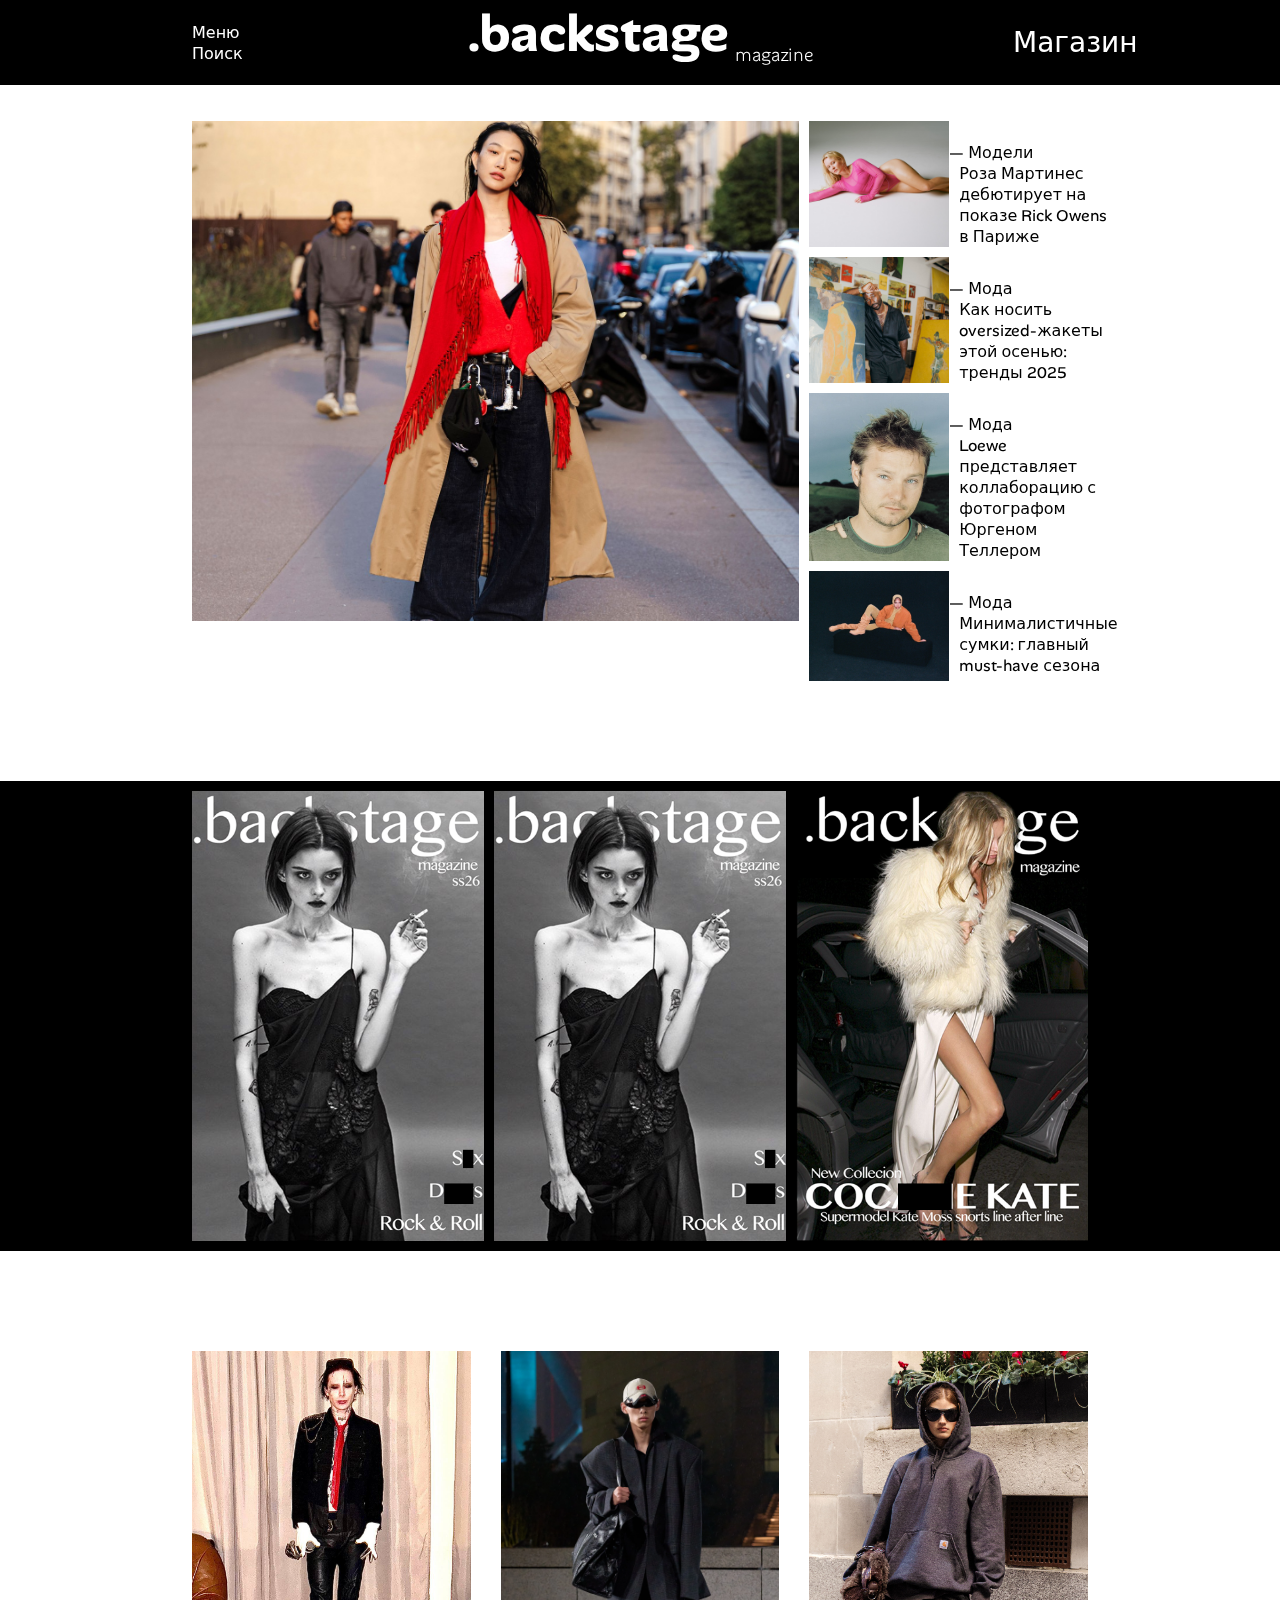
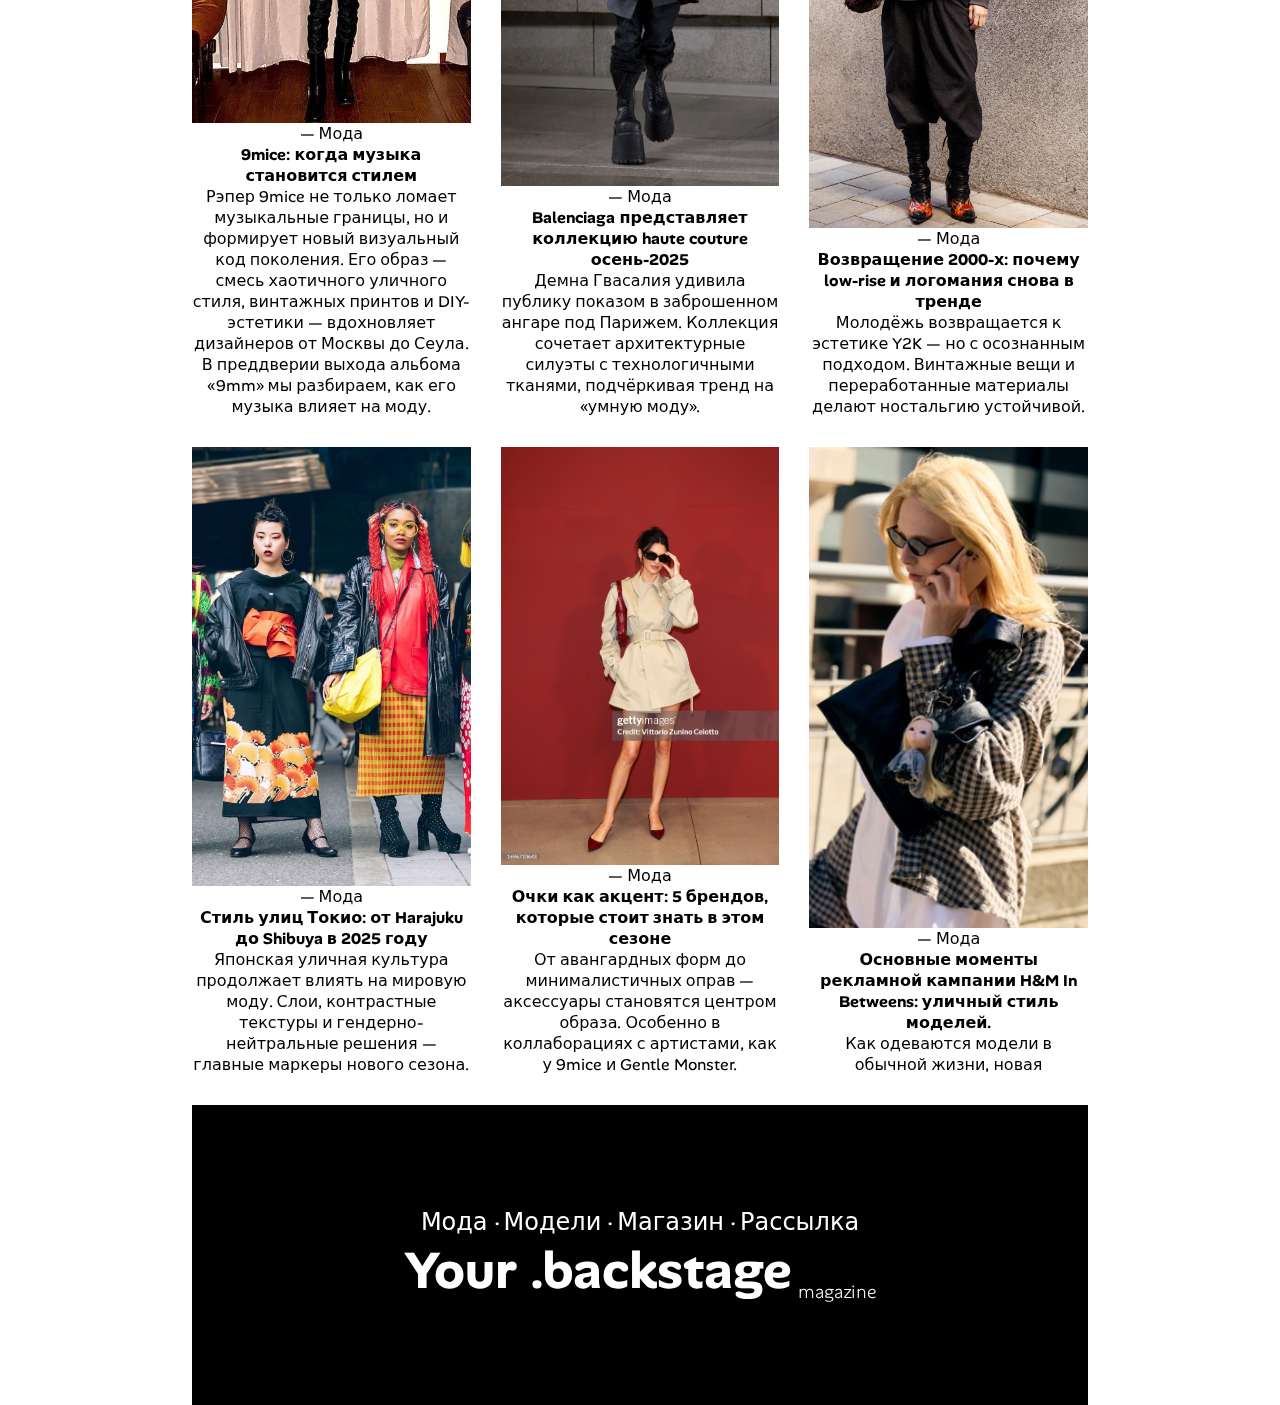
<file: index.html>
<!DOCTYPE html>
<html lang="ru">
<head>
	<meta charset="UTF-8">
	<meta name="viewport" content="width=device-width, initial-scale=1.0">
	<title>.backstage</title>
	<link rel="stylesheet" href="assets/css/config.css">
	<link rel="stylesheet" href="assets/css/index.css">
	<link rel="preconnect" href="https://fonts.googleapis.com">
	<link rel="preconnect" href="https://fonts.gstatic.com" crossorigin>
	<link href="https://fonts.googleapis.com/css2?family=Alan+Sans:wght@300..900&display=swap" rel="stylesheet">
</head>
<body>

	<div class="background_nav"></div>
	<div class="main_menu" id="main_menu">
		<div class="main_menu_content">
			<a href="index.html"><button class="menu-item">.Новости</button></a>
			<a href="fashion.html"><button class="menu-item">.Мода</button></a>
			<a href="models.html"><button class="menu-item">.Модели</button></a>
			<a href="shop.html"><button class="menu-item">.Магазин</button></a>
			<a href="mailing.html"><button class="menu-item">.Рассылка</button></a>
		</div>
	</div>
	<div class="search_menu" id="search_menu">
		<div class="search_content">
			<h1 class="logo search-logo">.backstage <span class="logo-slogan">magazine</span></h1>
			<form class="search-form">
				<input type="search" name="search" placeholder="Поиск в .backstage-magazine" autofocus>
			</form>
		</div>
	</div>
	<nav id="nav">
		<div class="nav_left">
			<button onclick="openMainMenu()">Меню</button>
			<button onclick="openSearchMenu()">Поиск</button>
		</div>
		<div class="nav_center">
			<h1 class="logo">.backstage <p class="logo-slogan">magazine</p></h1>
		</div>
		<div class="nav_right">
			<a href="shop.html">
				<button>Магазин</button>
			</a>
		</div>
	</nav>

	<div class="content">
		<br>
		<div class="content_main_page">
			<div class="content_main_page_center_photo">
				<a href="#">
					<img src="assets/img/PFW-HP-.jpg" alt="Главный тренд недели">
				</a>
			</div>
			<div class="content_main_page_last_photos">
				<div class="photo_item">
					<a href="#">
						<img src="assets/img/main_rose_brianna_capozzi_2.jpg" alt="Роза на подиуме">
						<div class="content_main_page_last_photos_desc">
							<p class="content_main_page_last_photos_tag"> — Модели</p>
							<a href="#" class="photo-caption">Роза Мартинес дебютирует на показе Rick Owens в Париже</a>
						</div>
					</a>
				</div>
				
				<div class="photo_item">
					<a href="#">
						<img src="assets/img/lnkoth-3.jpg" alt="Уличный стиль">
						<div class="content_main_page_last_photos_desc">
							<p class="content_main_page_last_photos_tag"> — Мода</p>
							<a href="#" class="photo-caption">Как носить oversized-жакеты этой осенью: тренды 2025</a>
						</div>
					</a>
				</div>
				<div class="photo_item">
					<a href="#">
						<img src="assets/img/juergen_teller_-_by_leeta_harding.jpg" alt="Фотосессия">
						<div class="content_main_page_last_photos_desc">
							<p class="content_main_page_last_photos_tag"> — Мода</p>
							<a href="#" class="photo-caption">Loewe представляет коллаборацию с фотографом Юргеном Теллером</a>
						</div>
					</a>
				</div>
				<div class="photo_item">
					<a href="#">
						<img src="assets/img/6_large.jpeg" alt="Аксессуары">
						<div class="content_main_page_last_photos_desc">
							<p class="content_main_page_last_photos_tag"> — Мода</p>
							<a href="#" class="photo-caption">Минималистичные сумки: главный must-have сезона</a>
						</div>
					</a>
				</div>				
			</div>
		</div>
	</div>

	<div class="optional_page_shop">
		<div class="optional_page_shop_cont_items">
			<a href="shop.html">
				<div class="optional_page_shop_item">
					<img src="assets/img/Group23.png" alt="Товар 1">
				</div>
			</a>
			<a href="shop.html">
				<div class="optional_page_shop_item">
					<img src="assets/img/Group23.png" alt="Товар 2">
				</div>
			</a>
			<a href="shop.html">
				<div class="optional_page_shop_item">
					<img src="assets/img/Group24.png" alt="Товар 3">
				</div>
			</a>
		</div>
	</div>

	<div class="content">
		<div class="content_two_page">
			<a href="article.html">
				<div class="content_two_page_block">
					<img src="assets/img/photo_2025-12-01_21-20-34.jpg" alt="9mice на обложке">
					<p>— Мода</p>
					<strong>9mice: когда музыка становится стилем</strong>
					<p>Рэпер 9mice не только ломает музыкальные границы, но и формирует новый визуальный код поколения. Его образ — смесь хаотичного уличного стиля, винтажных принтов и DIY-эстетики — вдохновляет дизайнеров от Москвы до Сеула. В преддверии выхода альбома «9mm» мы разбираем, как его музыка влияет на моду.</p>
				</div>
			</a>

			<div class="content_two_page_block">
				<img src="assets/img/00006-balenciaga-resort-2025-credit-gorunway.webp" alt="Показ Balenciaga">
				<p>— Мода</p>
				<strong>Balenciaga представляет коллекцию haute couture осень-2025</strong>
				<p>Демна Гвасалия удивила публику показом в заброшенном ангаре под Парижем. Коллекция сочетает архитектурные силуэты с технологичными тканями, подчёркивая тренд на «умную моду».</p>
			</div>

			<div class="content_two_page_block">
				<img src="assets/img/LFW-mobile-street-style-.jpg" alt="Винтаж">
				<p>— Мода</p>
				<strong>Возвращение 2000-х: почему low-rise и логомания снова в тренде</strong>
				<p>Молодёжь возвращается к эстетике Y2K — но с осознанным подходом. Винтажные вещи и переработанные материалы делают ностальгию устойчивой.</p>
			</div>

			<div class="content_two_page_block">
				<img src="assets/img/tokyo-fashion-vogue.webp" alt="Уличная мода">
				<p>— Мода</p>
				<strong>Стиль улиц Токио: от Harajuku до Shibuya в 2025 году</strong>
				<p>Японская уличная культура продолжает влиять на мировую моду. Слои, контрастные текстуры и гендерно-нейтральные решения — главные маркеры нового сезона.</p>
			</div>

			<div class="content_two_page_block">
				<img src="assets/img/gettyimages-1696710643-2048x2048.jpg" alt="Аксессуары">
				<p>— Мода</p>
				<strong>Очки как акцент: 5 брендов, которые стоит знать в этом сезоне</strong>
				<p>От авангардных форм до минималистичных оправ — аксессуары становятся центром образа. Особенно в коллаборациях с артистами, как у 9mice и Gentle Monster.</p>
			</div>

			<div class="content_two_page_block">
				<img src="assets/img/alex-hm.jpg" alt="Эко-мода">
				<p>— Мода</p>
				<strong>Основные моменты рекламной кампании H&M In Betweens: уличный стиль моделей.</strong>
				<p>Как одеваются модели в обычной жизни, новая </p>
			</div>		
		</div>
		<footer>
			<div>
				<a href="fashion.html">Мода ·</a>
				<a href="models.html">Модели ·</a>
				<a href="shop.html">Магазин ·</a>
				<a href="mailing.html">Рассылка</a>
			</div>
			<h2 class="logo">Your .backstage <p class="logo-slogan">magazine</p></h2>
		</footer>
	</div>

	<button id="scrollToTop" class="scroll-to-top" aria-label="Наверх">
	↑
	</button>

	<script src="assets/js/liquid-glass-nav.js"></script> 
	<script src="assets/js/index.js"></script>
</body>
</html>
</file>
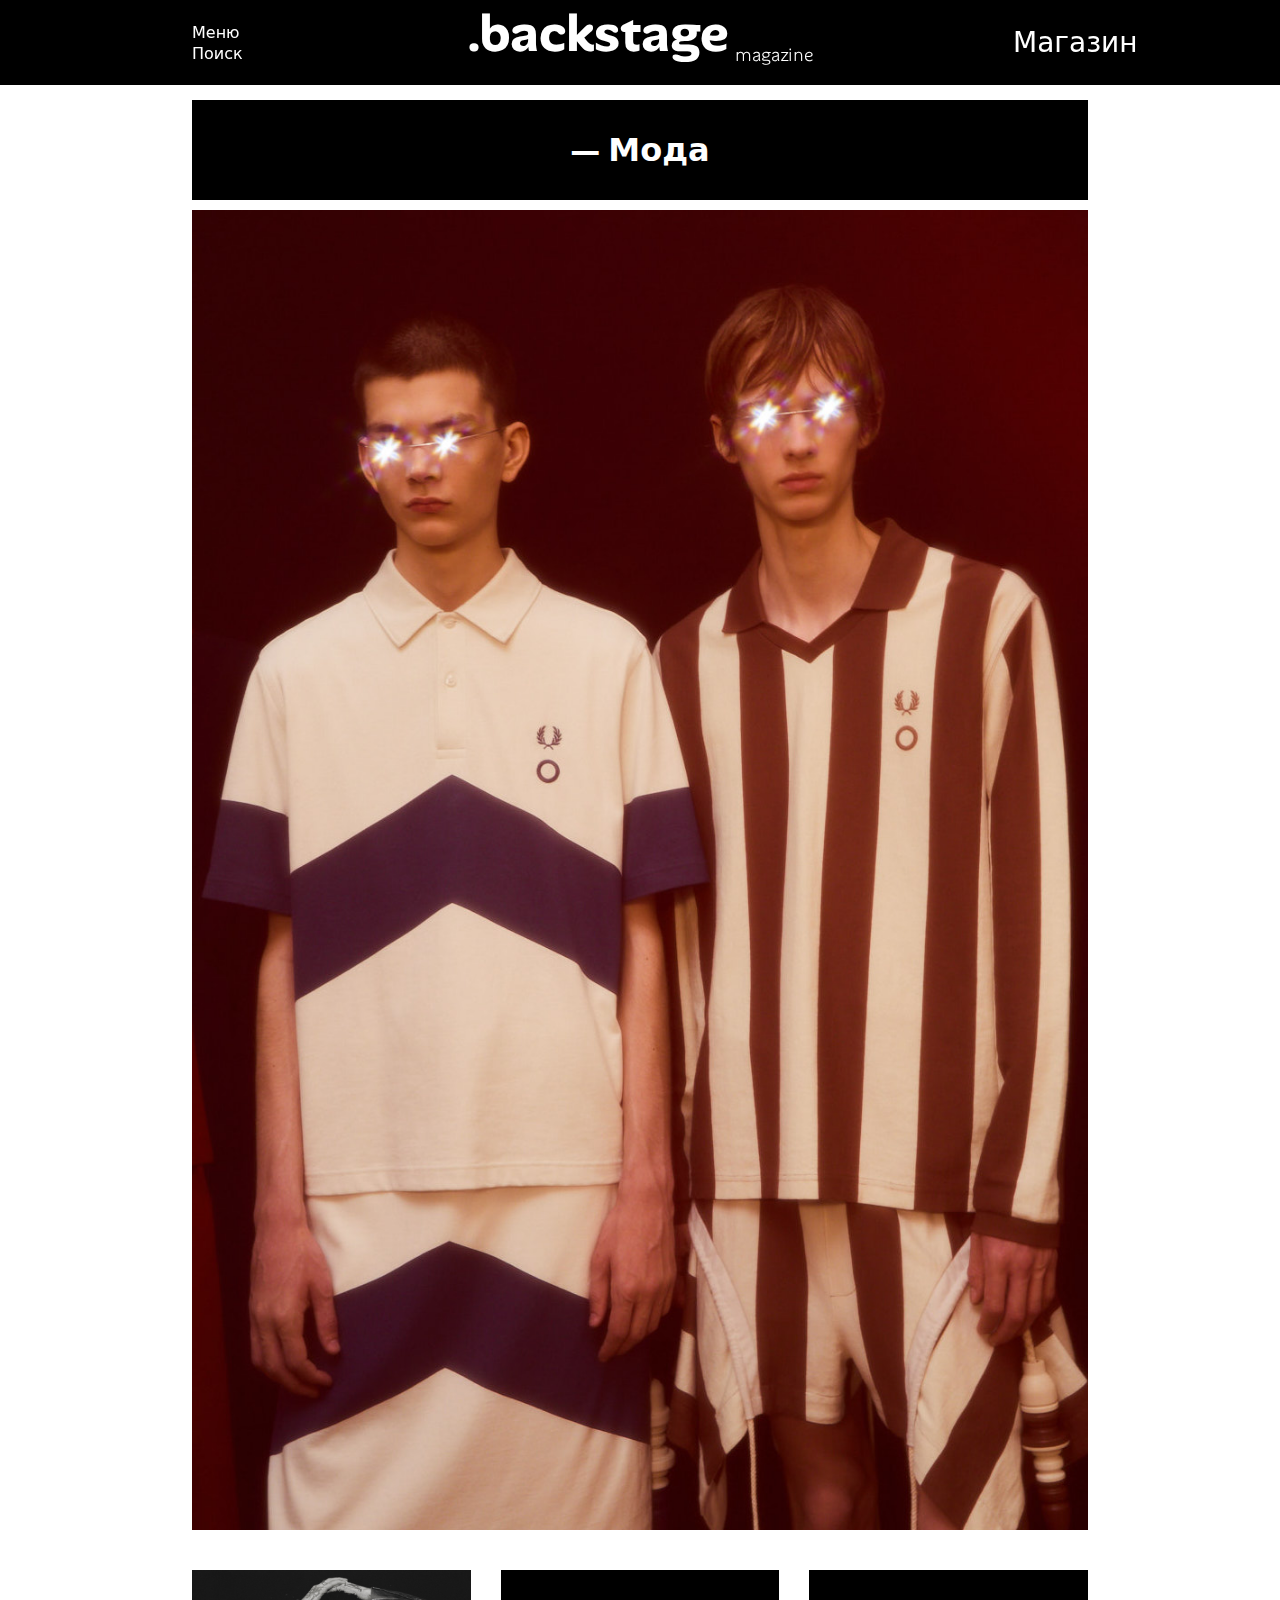
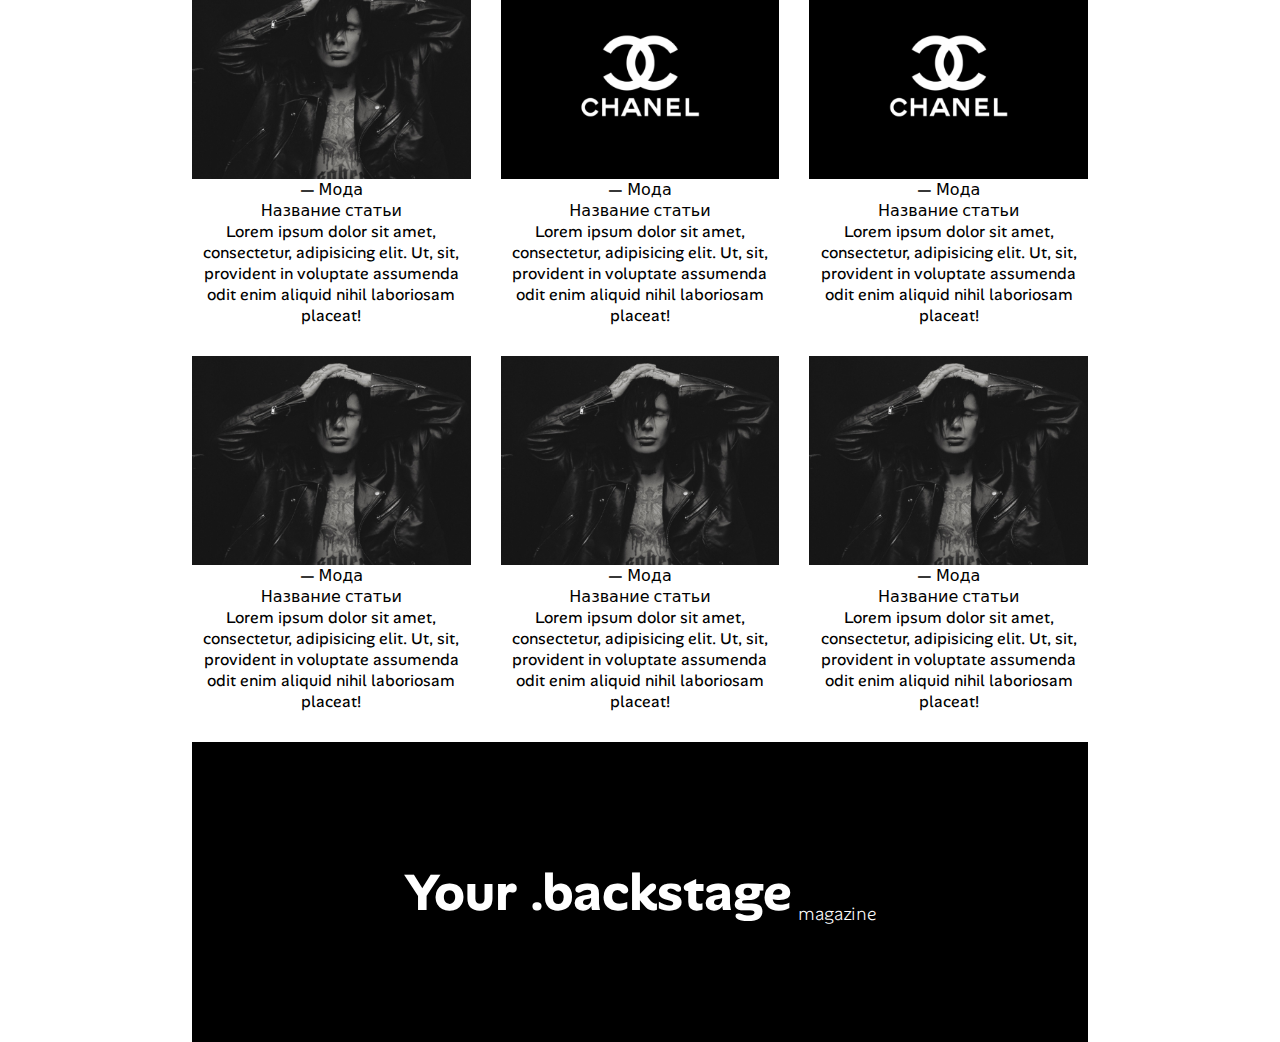
<file: fashion.html>
<!DOCTYPE html>
<html lang="en">
<head>
	<meta charset="UTF-8">
	<meta name="viewport" content="width=device-width, initial-scale=1.0">
	<title>.backstage</title>
	<link rel="stylesheet" href="assets/css/config.css">
	<link rel="stylesheet" href="assets/css/index.css">
	<link rel="stylesheet" href="assets/css/fashion.css">
	<link rel="preconnect" href="https://fonts.googleapis.com">
	<link rel="preconnect" href="https://fonts.gstatic.com" crossorigin>
	<link href="https://fonts.googleapis.com/css2?family=Alan+Sans:wght@300..900&display=swap" rel="stylesheet">
</head>
<body>
	<div class="background_nav"></div>
	<div class="main_menu" id="main_menu">
		<div class="main_menu_content">
			<a href="index.html"><button class="menu-item">.Новости</button></a>
			<a href="fashion.html"><button class="menu-item">.Мода</button></a>
			<a href="models.html"><button class="menu-item">.Модели</button></a>
			<a href="shop.html"><button class="menu-item">.Магазин</button></a>
			<a href="mailing.html"><button class="menu-item">.Рассылка</button></a>
		</div>
	</div>
	<div class="search_menu" id="search_menu">
		<div class="search_content">
			<h1 class="logo search-logo">.backstage <span class="logo-slogan">magazine</span></h1>
			<form class="search-form">
				<input type="search" name="search" placeholder="Поиск по .backstage-magazine" autofocus>
			</form>
		</div>
	</div>
	<nav id="nav">
		<div class="nav_left">
			<button onclick="openMainMenu()">Меню</button>
			<button onclick="openSearchMenu()">Поиск</button>
		</div>
		<div class="nav_center">
			<h1 class="logo">.backstage <p class="logo-slogan">magazine</p></h1>
		</div>
		<div class="nav_right">
			<a href="shop.html">
				<button>Магазин</button>
			</a>
		</div>
	</nav>

	<div class="content">
		<div class="content_fashion_title">
			<h2>— Мода</h2>
		</div>
		<div class="content_main_page">
			<div class="content_main_page_fashion">
				<img src="assets/img/033._craig_green_ss26_-_photo_credit_amy_gwatkin.jpg" alt="Коллекция Крейга Грина, весна-лето 2026">
			</div>
		</div>

		<div class="content_two_page">
			<a href="article.html">
				<div class="content_two_page_block">
					<img src="assets/img/9mice217234x5_dust_and_blur_2.jpeg" alt="Съёмка 9mice">
					<p>— Мода</p>
					<p>Название статьи</p>
					<p>Lorem ipsum dolor sit amet, consectetur, adipisicing elit. Ut, sit, provident in voluptate assumenda odit enim aliquid nihil laboriosam placeat!</p>
				</div>
			</a>
			<div class="content_two_page_block">
				<img src="assets/img/ce7646a74c54cecf1c05442c71f02147_XL.jpg" alt="Модная съёмка">
				<p>— Мода</p>
				<p>Название статьи</p>
				<p>Lorem ipsum dolor sit amet, consectetur, adipisicing elit. Ut, sit, provident in voluptate assumenda odit enim aliquid nihil laboriosam placeat!</p>
			</div>

			<div class="content_two_page_block">
				<img src="assets/img/ce7646a74c54cecf1c05442c71f02147_XL.jpg" alt="Модная съёмка">
				<p>— Мода</p>
				<p>Название статьи</p>
				<p>Lorem ipsum dolor sit amet, consectetur, adipisicing elit. Ut, sit, provident in voluptate assumenda odit enim aliquid nihil laboriosam placeat!</p>
			</div>

			<div class="content_two_page_block">
				<img src="assets/img/9mice217234x5_dust_and_blur_2.jpeg" alt="Съёмка 9mice">
				<p>— Мода</p>
				<p>Название статьи</p>
				<p>Lorem ipsum dolor sit amet, consectetur, adipisicing elit. Ut, sit, provident in voluptate assumenda odit enim aliquid nihil laboriosam placeat!</p>
			</div>

			<div class="content_two_page_block">
				<img src="assets/img/9mice217234x5_dust_and_blur_2.jpeg" alt="Съёмка 9mice">
				<p>— Мода</p>
				<p>Название статьи</p>
				<p>Lorem ipsum dolor sit amet, consectetur, adipisicing elit. Ut, sit, provident in voluptate assumenda odit enim aliquid nihil laboriosam placeat!</p>
			</div>

			<div class="content_two_page_block">
				<img src="assets/img/9mice217234x5_dust_and_blur_2.jpeg" alt="Съёмка 9mice">
				<p>— Мода</p>
				<p>Название статьи</p>
				<p>Lorem ipsum dolor sit amet, consectetur, adipisicing elit. Ut, sit, provident in voluptate assumenda odit enim aliquid nihil laboriosam placeat!</p>
			</div>		
		</div>
		<footer>
			<h2 class="logo">Your .backstage <p class="logo-slogan">magazine</p></h2>
		</footer>
	</div>

	<button id="scrollToTop" class="scroll-to-top" aria-label="Наверх">
		↑
	</button>
	<script src="assets/js/index.js"></script>
</body>
</html>
</file>
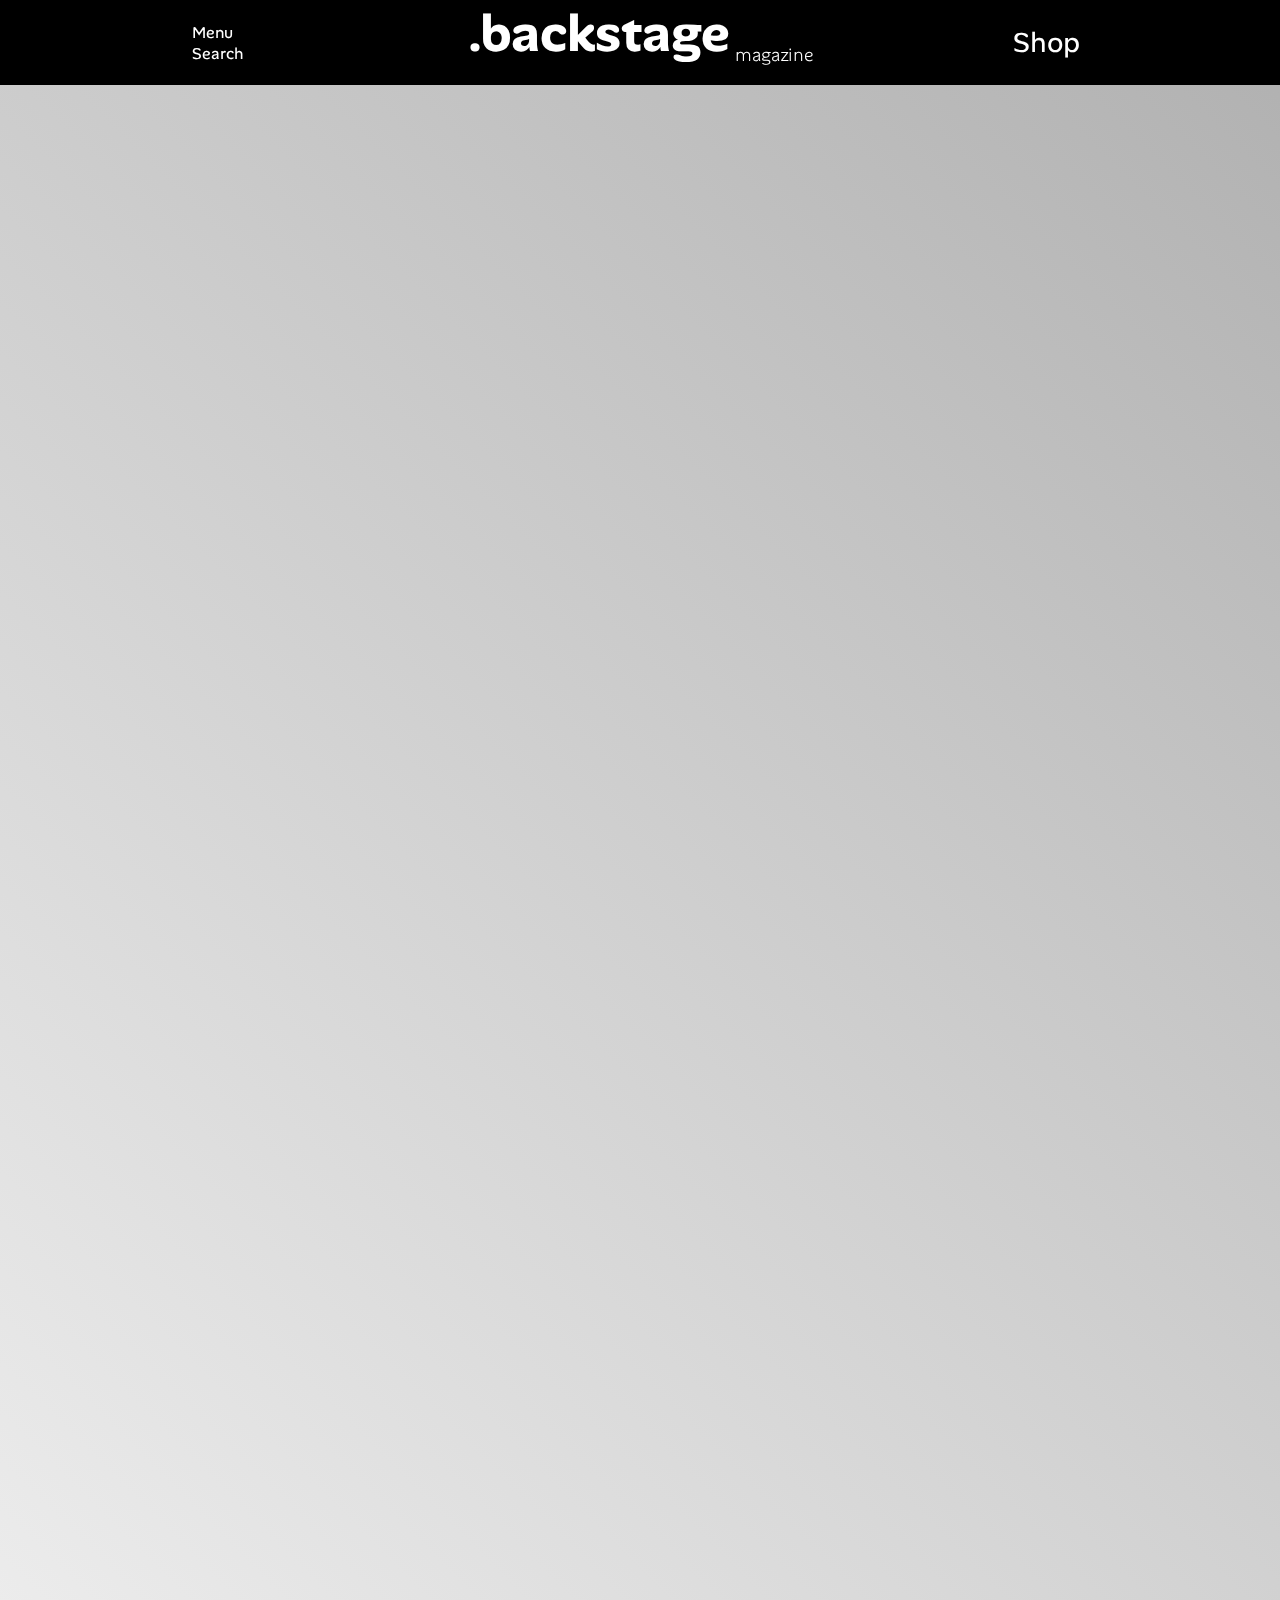
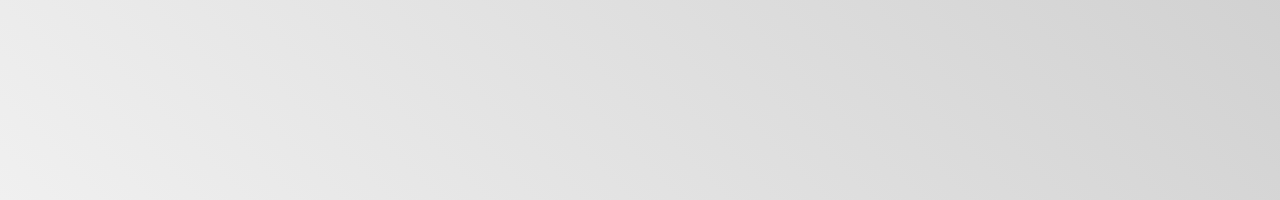
<file: glass.html>
<!DOCTYPE html>
<html lang="en">
<head>
    <meta charset="UTF-8">
    <meta name="viewport" content="width=device-width, initial-scale=1.0">
    <title>Liquid Glass Nav Test</title>
    <!-- Подключаем ваш основной CSS -->
    <link rel="stylesheet" href="assets/css/config.css">
    <link rel="stylesheet" href="assets/css/index.css">
    <link rel="preconnect" href="https://fonts.googleapis.com">
    <link rel="preconnect" href="https://fonts.gstatic.com" crossorigin>
    <link href="https://fonts.googleapis.com/css2?family=Alan+Sans:wght@300..900&display=swap" rel="stylesheet">
    <style>
        /* Дополнительные стили для тестирования, не влияющие на основной CSS */
        body {
            margin: 0;
            padding: 0;
            /* Добавим фон для демонстрации эффекта */
            background: linear-gradient(45deg, #f0f0f0, #d0d0d0, #b0b0b0);
            height: 200vh; /* Добавим высоту для скролла */
        }
        /* Копируем стили nav из вашего CSS */
        .background_nav{
            width: 100%;
            height: 85px;
            top: 0;
            background-color: black;
            position: absolute;
        }
        nav{
            width: 100%;
            height: 85px;
            /* Убираем старый backdrop-filter */
            /* backdrop-filter: blur(5px); */
            top: 0;
            display: flex;
            justify-content: center;
            align-items: center;
            position: fixed;
            z-index: 999;
            /* Убираем background-color для эффекта */
            background-color: transparent;
        }
        .nav_left{
            width: 10%;
            height: 100%;
            display: flex;
            justify-content: center;
            flex-direction: column;
        }
        .nav_left button{
            color: white;
            background-color: transparent;
            border: none;
            width: 100px;
            text-align: unset;
            transition: 0.3s;
            cursor: pointer;
        }
        .nav_center{
            width: 50%;
            height: 100%;
        }
        .nav_right{
            width: 10%;
            height: 100%;
            display: flex;
            justify-content: end;
            align-items: center;
        }
        .nav_right button{
            color: white;
            background-color: transparent;
            border: none;
            width: 70px;
            text-align: unset;
            transition: 0.3s;
            cursor: pointer;
            font-size: 28px;
            margin-right: 5px;
            transition: 0.3s;
        }
        .logo{
            color: white;
            font-size: 52px;
            display: flex;
            justify-content: center;
            align-items: end;
        }
        .logo-slogan{
            color: white;
            font-size: 18px;
            margin-left: 5px;
        }
        /* Классы для переключения цвета текста */
        .logo,
        .logo-slogan,
        nav button {
            color: white; /* Базовый цвет */
            transition: color 0.3s ease; /* Плавный переход */
        }
        .logo.contrast-dark,
        .logo-slogan.contrast-dark,
        nav button.contrast-dark {
            color: black !important;
        }
        .logo.contrast-light,
        .logo-slogan.contrast-light,
        nav button.contrast-light {
            color: white !important;
        }
    </style>
</head>
<body>
    <div class="background_nav"></div>
    <nav id="nav">
        <div class="nav_left">
            <button>Menu</button>
            <button>Search</button>
        </div>
        <div class="nav_center">
            <h1 class="logo">.backstage <p class="logo-slogan">magazine</p></h1>
        </div>
        <div class="nav_right">
            <button>Shop</button>
        </div>
    </nav>

    <!-- Скрипт для Liquid Glass -->
    <script src="assets/js/liquid-glass-nav.js"></script> <!-- Подключаем новый JS -->
</body>
</html>
</file>
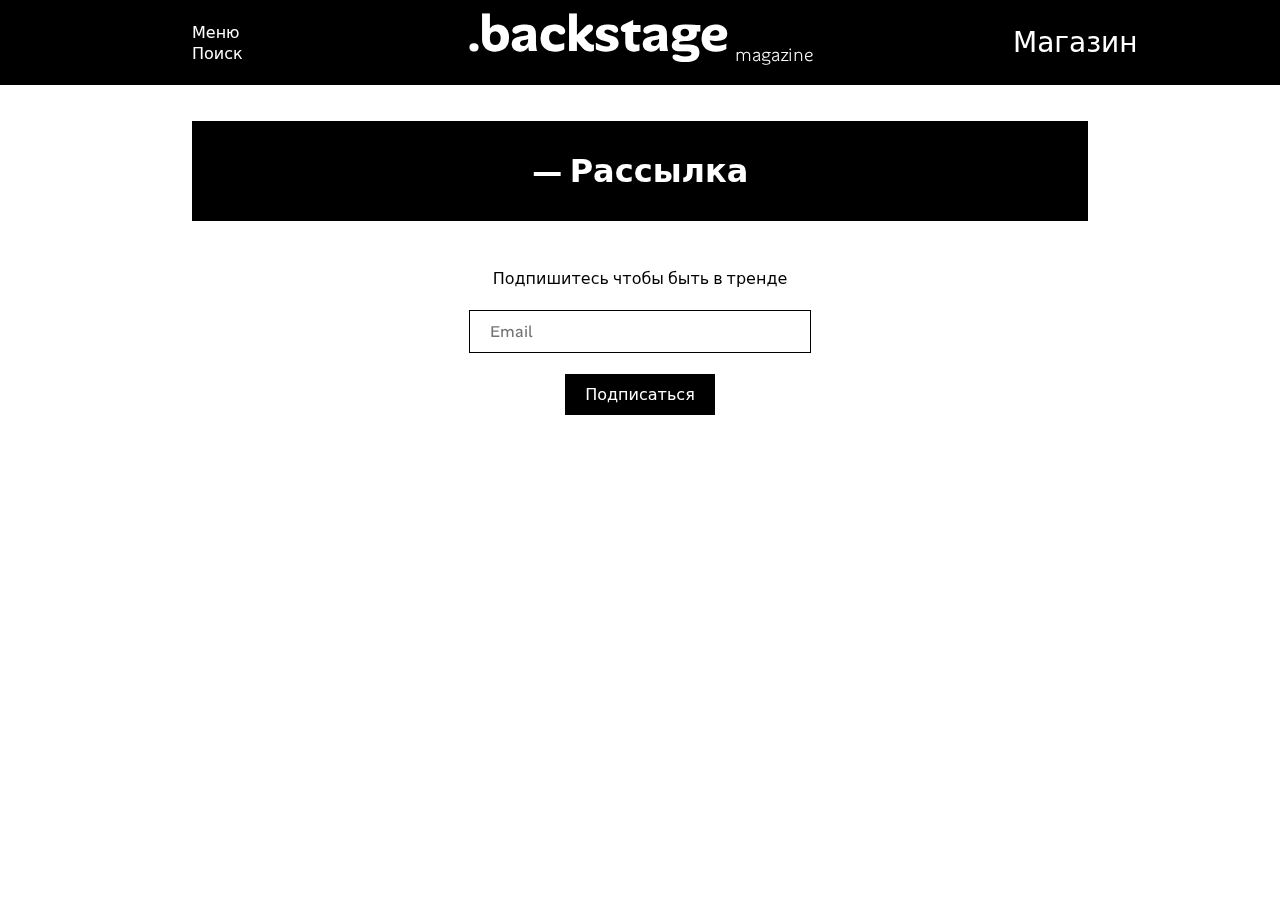
<file: mailing.html>
<!DOCTYPE html>
<html lang="en">
<head>
	<meta charset="UTF-8">
	<meta name="viewport" content="width=device-width, initial-scale=1.0">
	<title>.backstage</title>
	<link rel="stylesheet" type="text/css" href="assets/css/nav.css">
	<link rel="stylesheet" href="assets/css/config.css">
	<link rel="stylesheet" href="assets/css/index.css">
	<link rel="stylesheet" href="assets/css/fashion.css">
	<link rel="stylesheet" href="assets/css/mailing.css">
	<link rel="stylesheet" type="text/css" href="assets/css/article.css">
	<link rel="preconnect" href="https://fonts.googleapis.com">
	<link rel="preconnect" href="https://fonts.gstatic.com" crossorigin>
	<link href="https://fonts.googleapis.com/css2?family=Alan+Sans:wght@300..900&display=swap" rel="stylesheet">
</head>
<body>
	<div class="background_nav"></div>
	<div class="main_menu" id="main_menu">
		<div class="main_menu_content">
			<a href="index.html"><button class="menu-item">.Новости</button></a>
			<a href="fashion.html"><button class="menu-item">.Мода</button></a>
			<a href="models.html"><button class="menu-item">.Модели</button></a>
			<a href="shop.html"><button class="menu-item">.Магазин</button></a>
			<a href="mailing.html"><button class="menu-item">.Рассылка</button></a>
		</div>
	</div>
	<div class="search_menu" id="search_menu">
	<div class="search_content">
		<h1 class="logo search-logo">.backstage <span class="logo-slogan">magazine</span></h1>
		<form class="search-form">
			<input type="search" name="search" placeholder="Поиск в .backstage-magazine" autofocus>
		</form>
	</div>
</div>
	<nav id="nav">
		<div class="nav_left">
			<button onclick="openMainMenu()">Меню</button>
			<button onclick="openSearchMenu()">Поиск</button>
		</div>
		<div class="nav_center">
			<h1 class="logo">.backstage <p class="logo-slogan">magazine</p></h1>
		</div>
		<div class="nav_right">
			<a href="shop.html">
				<button>Магазин</button>
			</a>
		</div>
	</nav>

	<div class="content">
		<br>
		<div class="content_fashion_title">
			<h2>— Рассылка</h2>
		</div>
		
		<div class="mailing_main_cont">
			<p>Подпишитесь чтобы быть в тренде</p>
			<br>
			<form>
				<input type="email" placeholder="Email">
				<br>
				<button type="submit">Подписаться</button>
			</form>
		</div>
		
		<br>

	</div>




	<button id="scrollToTop" class="scroll-to-top" aria-label="Back to top">
	↑
	</button>

	<script src="assets/js/liquid-glass-nav.js"></script> 
	<script src="assets/js/index.js"></script>
</body>
</html>
</file>
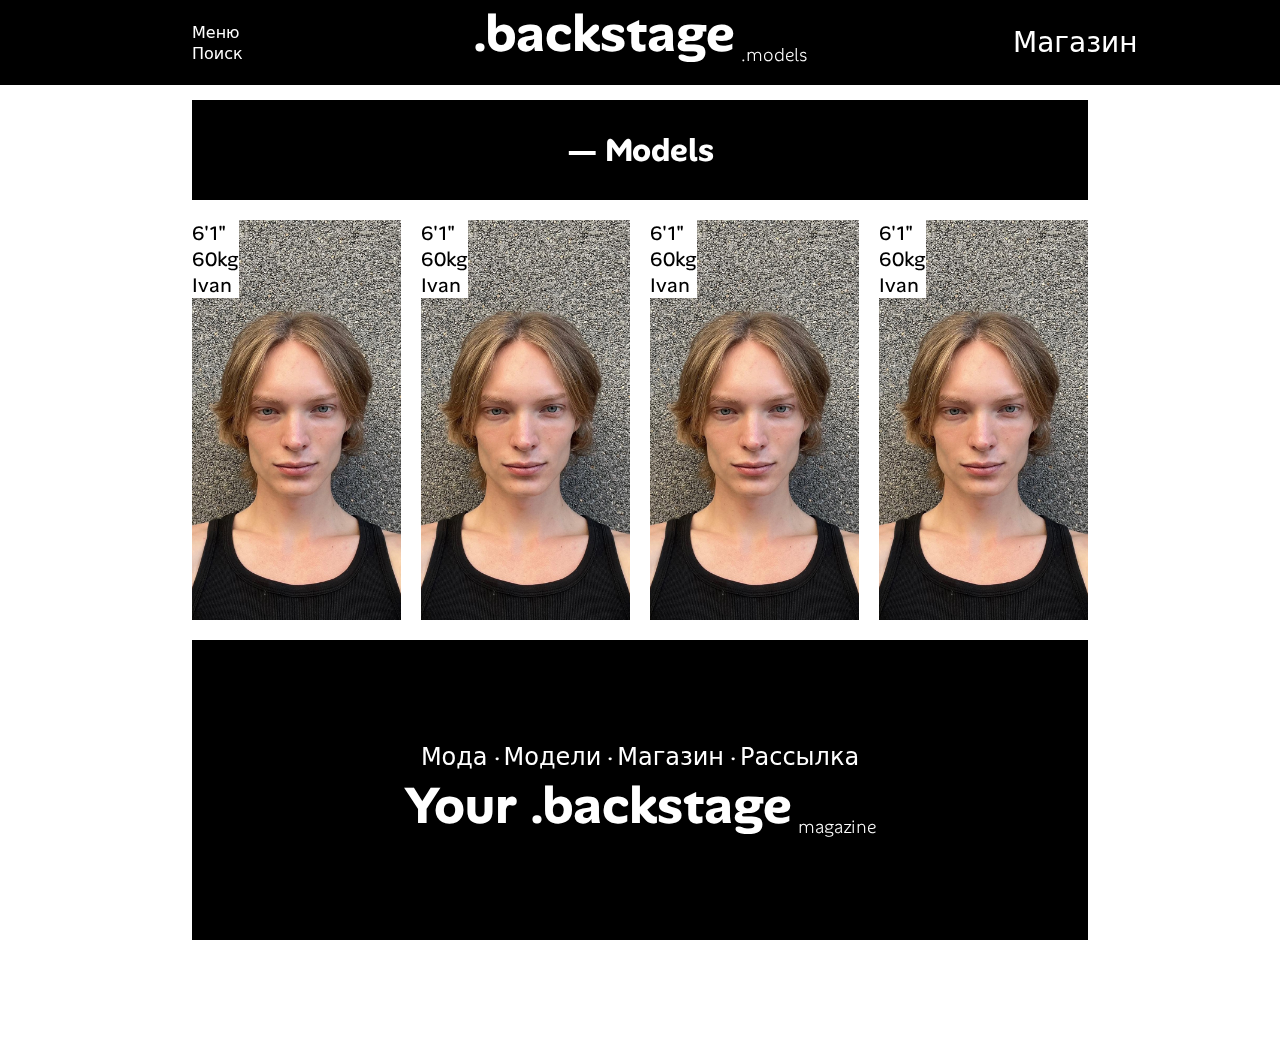
<file: models.html>
<!DOCTYPE html>
<html lang="en">
<head>
	<meta charset="UTF-8">
	<meta name="viewport" content="width=device-width, initial-scale=1.0">
	<title>.backstage</title>
	<link rel="stylesheet" type="text/css" href="assets/css/nav.css">
	<link rel="stylesheet" href="assets/css/config.css">
	<link rel="stylesheet" href="assets/css/index.css">
	<link rel="stylesheet" href="assets/css/fashion.css">
	<link rel="stylesheet" href="assets/css/models.css">
	<link rel="preconnect" href="https://fonts.googleapis.com  ">
	<link rel="preconnect" href="https://fonts.gstatic.com  " crossorigin>
	<link href="https://fonts.googleapis.com/css2?family=Alan+Sans  :wght@300..900&display=swap" rel="stylesheet">
</head>
<body>
	<div class="background_nav"></div>
	<nav class="main_menu" id="main_menu">
		<div class="main_menu_content">
			<a href="index.html"><button class="menu-item">.Новости</button></a>
			<a href="fashion.html"><button class="menu-item">.Мода</button></a>
			<a href="models.html"><button class="menu-item">.Модели</button></a>
			<a href="shop.html"><button class="menu-item">.Магазин</button></a>
			<a href="mailing.html"><button class="menu-item">.Рассылка</button></a>
		</div>
	</nav>
	<section class="search_menu" id="search_menu">
	<div class="search_content">
		<h1 class="logo search-logo">.backstage <span class="logo-slogan">.models</span></h1>
		<form class="search-form">
			<input type="search" name="search" placeholder="Поиск в .backstage-magazine" autofocus>
		</form>
	</div>
</section>
	<nav id="nav">
		<div class="nav_left">
			<button onclick="openMainMenu()">Меню</button>
			<button onclick="openSearchMenu()">Поиск</button>
		</div>
		<div class="nav_center">
			<h1 class="logo">.backstage <p class="logo-slogan">.models</p></h1>
		</div>
		<div class="nav_right">
			<a href="shop.html">
				<button>Магазин</button>
			</a>
		</div>
	</nav>

	<main class="content">
		<header class="content_fashion_title">
			<h2>— Models</h2>
		</header>
		<section class="models_main_cont">
			<article class="model_block">
				<figure class="model_block_img">
					<img src="assets/img/mdcselects_ivanvolkov03.jpg" alt="">
				</figure>
				<div class="model_block_desc">
					<p>6'1"</p>
					<p>60kg</p>
					<p>Ivan</p>
				</div>
			</article>
			<article class="model_block">
				<figure class="model_block_img">
					<img src="assets/img/mdcselects_ivanvolkov03.jpg" alt="">
				</figure>
				<div class="model_block_desc">
					<p>6'1"</p>
					<p>60kg</p>
					<p>Ivan</p>
				</div>
			</article>
			<article class="model_block">
				<figure class="model_block_img">
					<img src="assets/img/mdcselects_ivanvolkov03.jpg" alt="">
				</figure>
				<div class="model_block_desc">
					<p>6'1"</p>
					<p>60kg</p>
					<p>Ivan</p>
				</div>
			</article>
			<article class="model_block">
				<figure class="model_block_img">
					<img src="assets/img/mdcselects_ivanvolkov03.jpg" alt="">
				</figure>
				<div class="model_block_desc">
					<p>6'1"</p>
					<p>60kg</p>
					<p>Ivan</p>
				</div>
			</article>
		</section>
		<footer>
			<div>
				<a href="fashion.html">Мода ·</a>
				<a href="models.html">Модели ·</a>
				<a href="shop.html">Магазин ·</a>
				<a href="mailing.html">Рассылка</a>
			</div>
			<h2 class="logo">Your .backstage <p class="logo-slogan">magazine</p></h2>
		</footer>
	</main>

	<button id="scrollToTop" class="scroll-to-top" aria-label="Back to top">
	↑
	</button>

	<script src="assets/js/liquid-glass-nav.js"></script> 
	<script src="assets/js/index.js"></script>
</body>
</html>
</file>
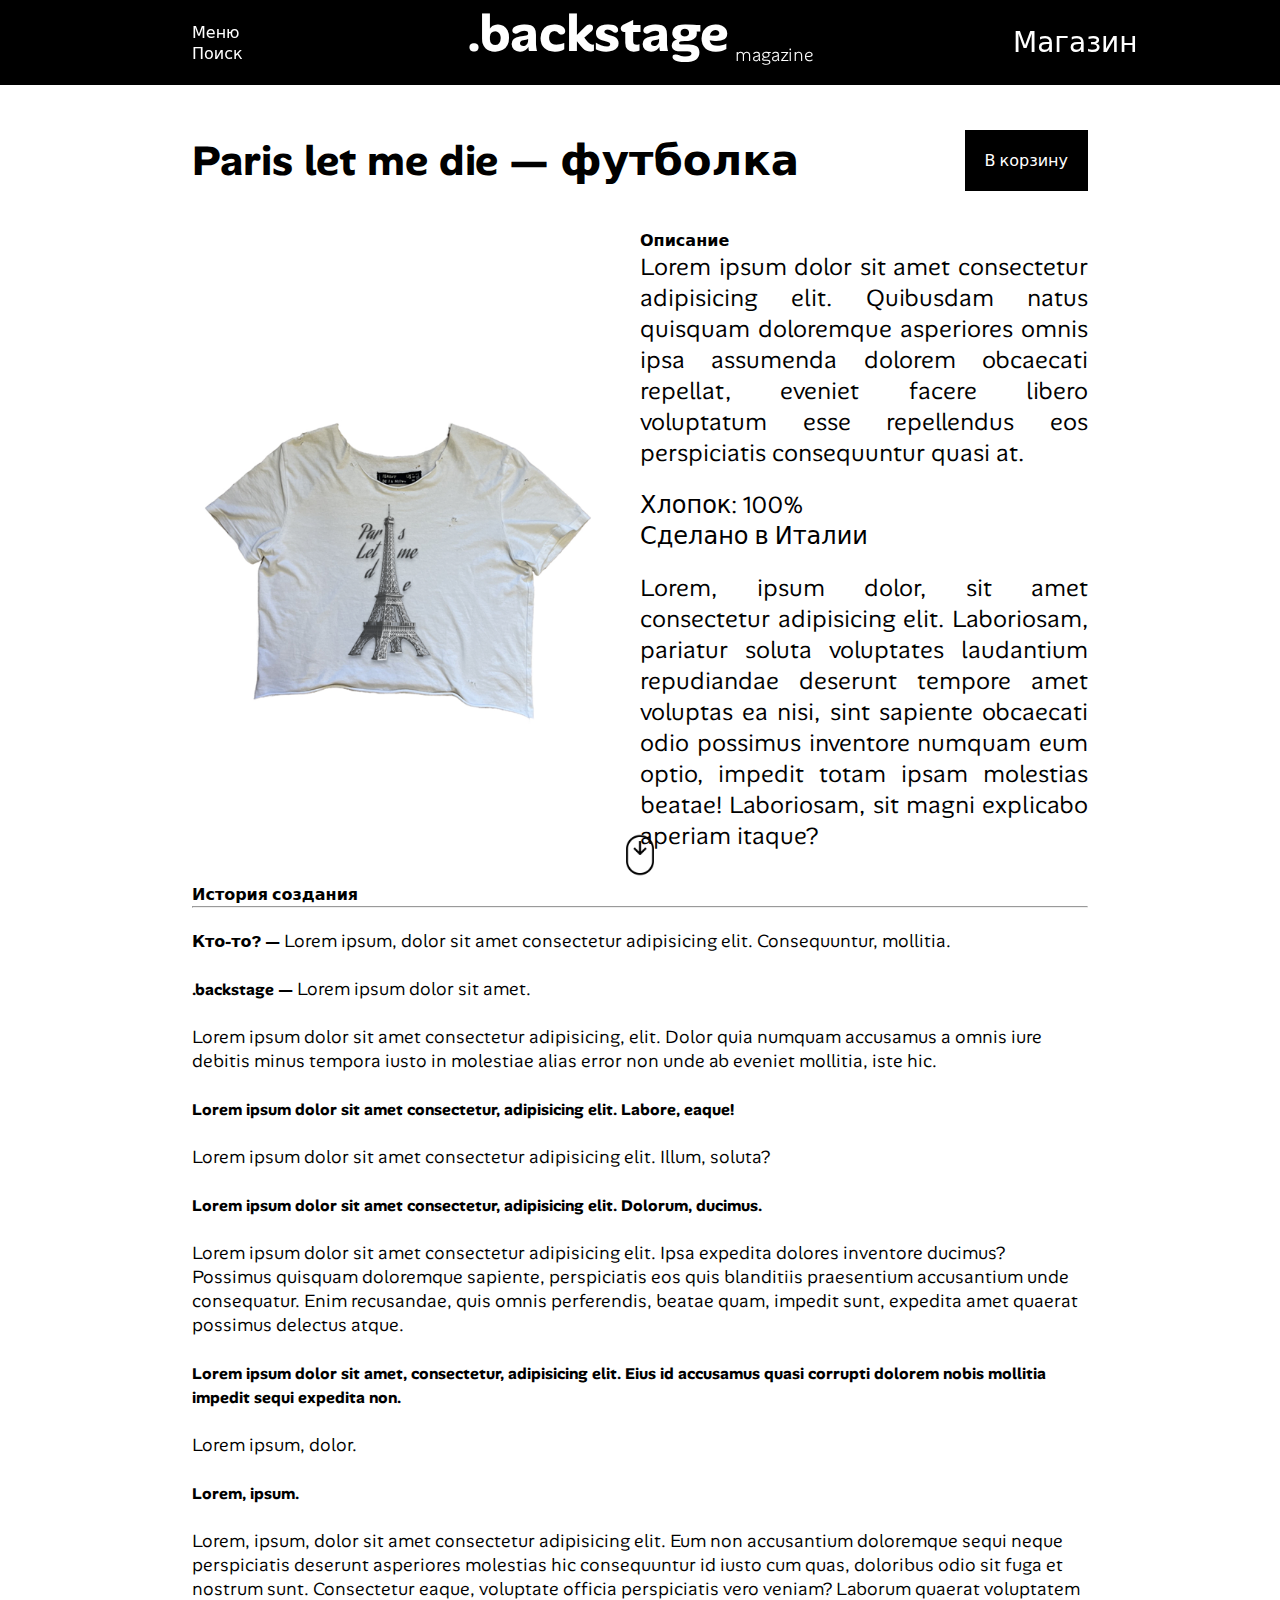
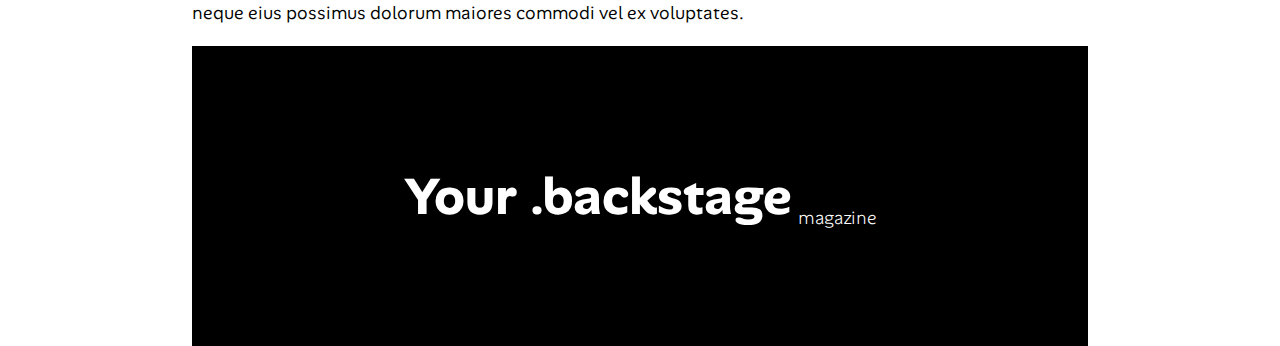
<file: product_page.html>
<!DOCTYPE html>
<html lang="en">
<head>
	<meta charset="UTF-8">
	<meta name="viewport" content="width=device-width, initial-scale=1.0">
	<title>.backstage</title>
	<link rel="stylesheet" href="assets/css/config.css">
	<link rel="stylesheet" href="assets/css/index.css">
	<link rel="stylesheet" href="assets/css/product_page.css">
	<link rel="stylesheet" type="text/css" href="assets/css/article.css">
	<link rel="preconnect" href="https://fonts.googleapis.com">
	<link rel="preconnect" href="https://fonts.gstatic.com" crossorigin>
	<link href="https://fonts.googleapis.com/css2?family=Alan+Sans:wght@300..900&display=swap" rel="stylesheet">
</head>
<body>
	<div class="scroll">
		<img src="assets/img/scroll-bar.png" alt="Индикатор прокрутки">
	</div>
	<div class="background_nav"></div>
	<div class="main_menu" id="main_menu">
		<div class="main_menu_content">
			<a href="index.html"><button class="menu-item">.Новости</button></a>
			<a href="fashion.html"><button class="menu-item">.Мода</button></a>
			<a href="models.html"><button class="menu-item">.Модели</button></a>
			<a href="shop.html"><button class="menu-item">.Магазин</button></a>
			<a href="mailing.html"><button class="menu-item">.Рассылка</button></a>
		</div>
	</div>
	<div class="search_menu" id="search_menu">
		<div class="search_content">
			<h1 class="logo search-logo">.backstage <span class="logo-slogan">magazine</span></h1>
			<form class="search-form">
				<input type="search" name="search" placeholder="Поиск по .backstage-magazine" autofocus>
			</form>
		</div>
	</div>
	<nav id="nav">
		<div class="nav_left">
			<button onclick="openMainMenu()">Меню</button>
			<button onclick="openSearchMenu()">Поиск</button>
		</div>
		<div class="nav_center">
			<h1 class="logo">.backstage <p class="logo-slogan">magazine</p></h1>
		</div>
		<div class="nav_right">
			<a href="shop.html">
				<button>Магазин</button>
			</a>
		</div>
	</nav>

	<div class="content">
		<div class="article_container">
			<div class="article_container_title">
				<h1>Paris let me die — футболка</h1>
				<button>В корзину</button>
			</div>
			<div class="article_container_main_info">
				<div class="article_container_main_info_photos">
					<img src="assets/img/A423.png" alt="Футболка Paris let me die">
				</div>
				<div class="article_container_main_info_text">
					<p class="article_container_main_info_text_data">Описание</p>
					<p align="justify" class="article_container_main_info_text_description">
						Lorem ipsum dolor sit amet consectetur adipisicing elit. Quibusdam natus quisquam doloremque asperiores omnis ipsa assumenda dolorem obcaecati repellat, eveniet facere libero voluptatum esse repellendus eos perspiciatis consequuntur quasi at.
					</p>
					<br>
					<p class="article_container_main_info_text_description">Хлопок: 100%</p>
					<p class="article_container_main_info_text_description">Сделано в Италии</p>
					<br>
					<p align="justify" class="article_container_main_info_text_description">
						Lorem, ipsum dolor, sit amet consectetur adipisicing elit. Laboriosam, pariatur soluta voluptates laudantium repudiandae deserunt tempore amet voluptas ea nisi, sint sapiente obcaecati odio possimus inventore numquam eum optio, impedit totam ipsam molestias beatae! Laboriosam, sit magni explicabo aperiam itaque?
					</p>
					<br>
				</div>
			</div>

			<div class="article_container_optional_news">
				<div class="interview-dialog">
					<div class="dialog-entry">
						<p><strong>История создания</strong></p><hr><br>
						<p class="speaker"><strong>Кто-то? —</strong> Lorem ipsum, dolor sit amet consectetur adipisicing elit. Consequuntur, mollitia.</p>
					</div>

					<div class="dialog-entry">
						<p class="speaker"><strong>.backstage —</strong> Lorem ipsum dolor sit amet.</p>
					</div>

					<div class="dialog-entry">
						<p>Lorem ipsum dolor sit amet consectetur adipisicing, elit. Dolor quia numquam accusamus a omnis iure debitis minus tempora iusto in molestiae alias error non unde ab eveniet mollitia, iste hic.</p>
					</div>

					<div class="dialog-entry">
						<p><strong>Lorem ipsum dolor sit amet consectetur, adipisicing elit. Labore, eaque!</strong></p>
					</div>

					<div class="dialog-entry">
						<p>Lorem ipsum dolor sit amet consectetur adipisicing elit. Illum, soluta?</p>
					</div>

					<div class="dialog-entry">
						<p><strong>Lorem ipsum dolor sit amet consectetur, adipisicing elit. Dolorum, ducimus.</strong></p>
					</div>

					<div class="dialog-entry">
						<p>Lorem ipsum dolor sit amet consectetur adipisicing elit. Ipsa expedita dolores inventore ducimus? Possimus quisquam doloremque sapiente, perspiciatis eos quis blanditiis praesentium accusantium unde consequatur. Enim recusandae, quis omnis perferendis, beatae quam, impedit sunt, expedita amet quaerat possimus delectus atque.</p>
					</div>

					<div class="dialog-entry">
						<p><strong>Lorem ipsum dolor sit amet, consectetur, adipisicing elit. Eius id accusamus quasi corrupti dolorem nobis mollitia impedit sequi expedita non.</strong></p>
					</div>

					<div class="dialog-entry">
						<p>Lorem ipsum, dolor.</p>
					</div>

					<div class="dialog-entry">
						<p><strong>Lorem, ipsum.</strong></p>
					</div>

					<div class="dialog-entry">
						<p>Lorem, ipsum, dolor sit amet consectetur adipisicing elit. Eum non accusantium doloremque sequi neque perspiciatis deserunt asperiores molestias hic consequuntur id iusto cum quas, doloribus odio sit fuga et nostrum sunt. Consectetur eaque, voluptate officia perspiciatis vero veniam? Laborum quaerat voluptatem neque eius possimus dolorum maiores commodi vel ex voluptates.</p>
					</div>
				</div>
			</div>
			<br>

			<footer>
				<h2 class="logo">Your .backstage <p class="logo-slogan">magazine</p></h2>
			</footer>
		</div>
	</div>

	<button id="scrollToTop" class="scroll-to-top" aria-label="Наверх">
		↑
	</button>

	<script src="assets/js/index.js"></script>
</body>
</html>
</file>
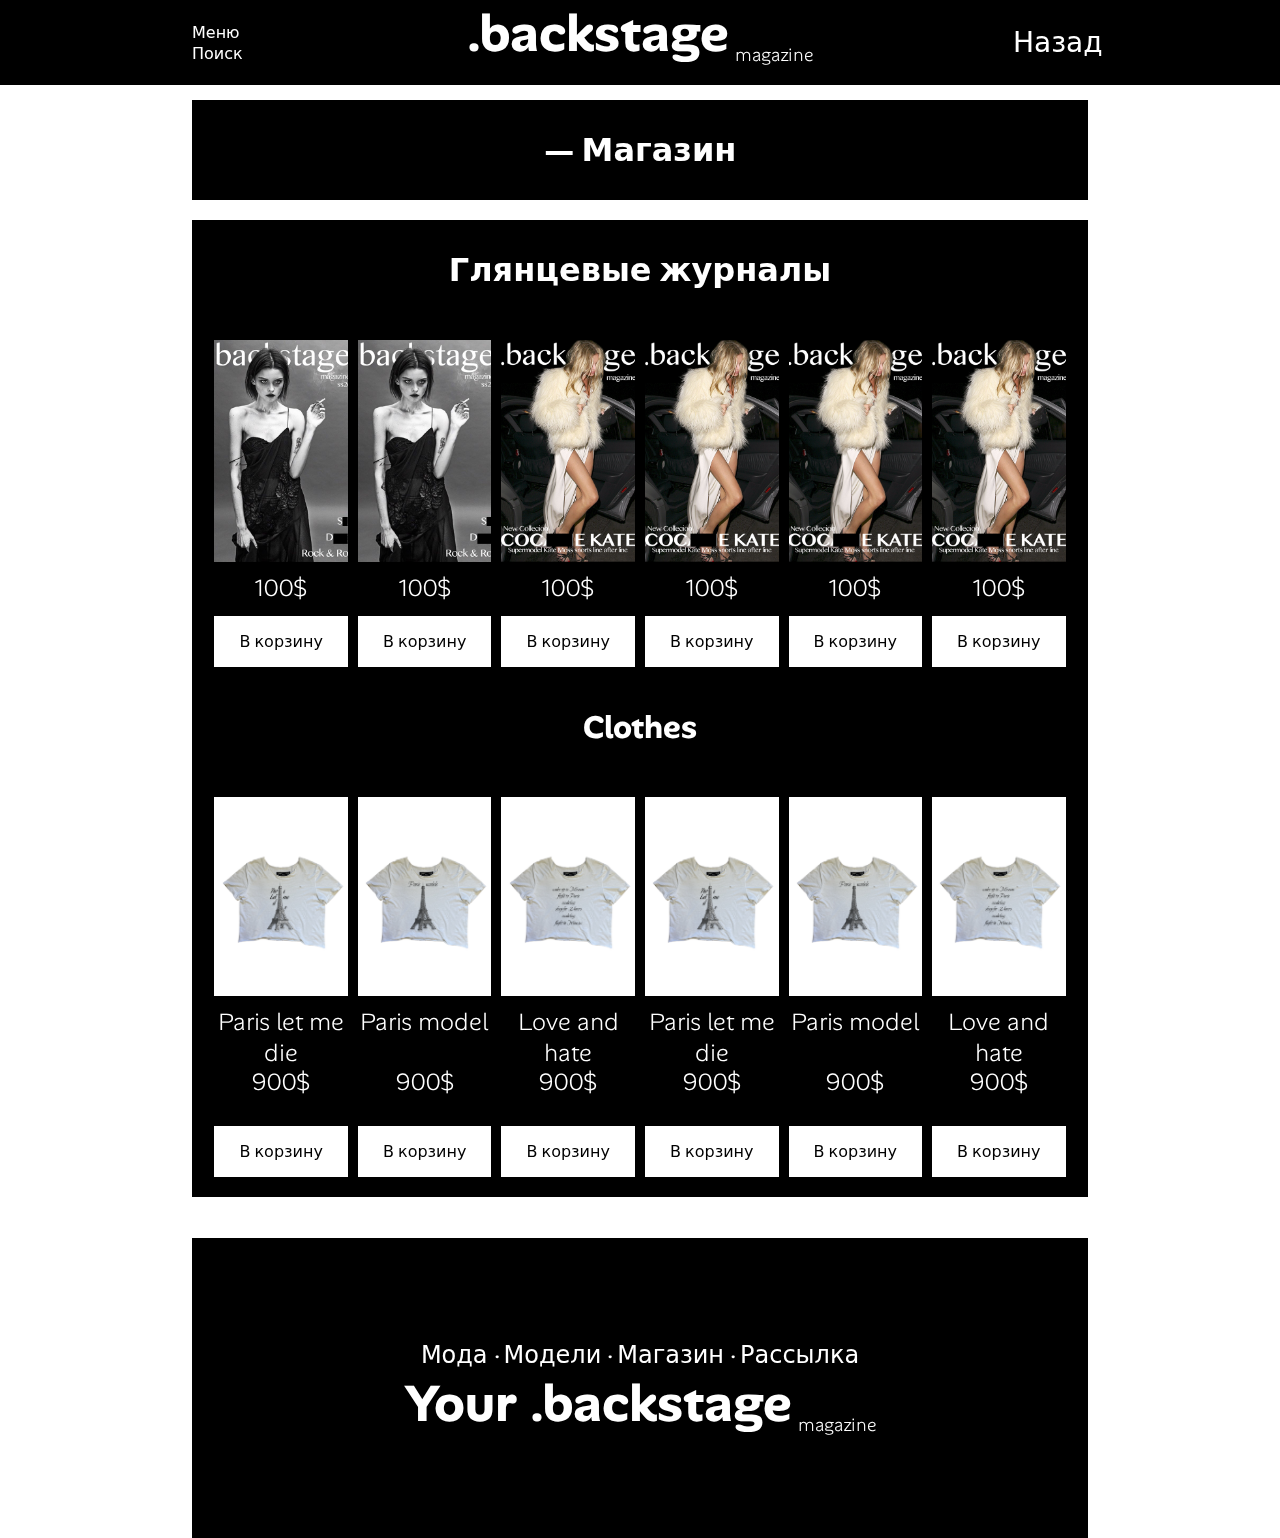
<file: shop.html>
<!DOCTYPE html>
<html lang="en">
<head>
	<meta charset="UTF-8">
	<meta name="viewport" content="width=device-width, initial-scale=1.0">
	<title>.backstage</title>
	<link rel="stylesheet" type="text/css" href="assets/css/nav.css">
	<link rel="stylesheet" href="assets/css/config.css">
	<link rel="stylesheet" href="assets/css/index.css">
	<link rel="stylesheet" href="assets/css/shop.css">
	<link rel="stylesheet" href="assets/css/fashion.css">
	<link rel="preconnect" href="https://fonts.googleapis.com  ">
	<link rel="preconnect" href="https://fonts.gstatic.com  " crossorigin>
	<link href="https://fonts.googleapis.com/css2?family=Alan+Sans  :wght@300..900&display=swap" rel="stylesheet">
</head>
<body>
	<div class="background_nav"></div>
	<nav class="main_menu" id="main_menu">
		<div class="main_menu_content">
			<a href="index.html"><button class="menu-item">.Новости</button></a>
			<a href="fashion.html"><button class="menu-item">.Мода</button></a>
			<a href="models.html"><button class="menu-item">.Модели</button></a>
			<a href="shop.html"><button class="menu-item">.Магазин</button></a>
			<a href="mailing.html"><button class="menu-item">.Рассылка</button></a>
		</div>
	</nav>
	<section class="search_menu" id="search_menu">
	<div class="search_content">
		<h1 class="logo search-logo">.backstage <span class="logo-slogan">magazine</span></h1>
		<form class="search-form">
			<input type="search" name="search" placeholder="Поиск в .backstage-magazine" autofocus>	
		</form>
	</div>
</section>
	<nav id="nav">
		<div class="nav_left">
			<button onclick="openMainMenu()">Меню</button>
			<button onclick="openSearchMenu()">Поиск</button>
		</div>
		<div class="nav_center">
			<h1 class="logo">.backstage <p class="logo-slogan">magazine</p></h1>
		</div>
		<div class="nav_right">
			<button onclick="window.history.back()">Назад</button>
		</div>
	</nav>
		
	<main class="content">
		<header class="content_fashion_title">
			<h2>— Магазин</h2>
		</header>
		<aside class="optional_page_shop">
			<header class="content_fashion_title">
				<h2>Глянцевые журналы</h2>
			</header>
			<section class="optional_page_shop_cont_items">
				<article class="optional_page_shop_item">
					<img src="assets/img/Group23.png" alt="">
					<p>100$</p>
					<button>В корзину</button>
				</article>
				<article class="optional_page_shop_item">
					<img src="assets/img/Group23.png" alt="">
					<p>100$</p>
					<button>В корзину</button>
				</article>
				<article class="optional_page_shop_item">
					<img src="assets/img/Group24.png" alt="">
					<p>100$</p>
					<button>В корзину</button>
				</article>
				<article class="optional_page_shop_item">
					<img src="assets/img/Group24.png" alt="">
					<p>100$</p>
					<button>В корзину</button>
				</article>
				<article class="optional_page_shop_item">
					<img src="assets/img/Group24.png" alt="">
					<p>100$</p>
					<button>В корзину</button>
				</article>
				<article class="optional_page_shop_item">
					<img src="assets/img/Group24.png" alt="">
					<p>100$</p>
					<button>В корзину</button>
				</article>
			</section>

			<header class="content_fashion_title">
				<h2>Clothes</h2>
			</header>

			<section class="optional_page_shop_cont_items">
				<article class="optional_page_shop_item">
					<a href="product_page.html">
						<img src="assets/img/A423.png" alt="">
					</a>
					<p>Paris let me die</p>
					<p>900$</p>
					<button>В корзину</button>
				</article>
				<article class="optional_page_shop_item">
					<a href="product_page.html">
						<img src="assets/img/A425.png" alt="">
					</a>
					<p>Paris model</p>
					<p>900$</p>
					<button>В корзину</button>
				</article>
				<article class="optional_page_shop_item">
					<a href="product_page.html">
						<img src="assets/img/A428.png" alt="">
					</a>
					<p>Love and hate</p>
					<p>900$</p>
					<button>В корзину</button>
				</article>
				<article class="optional_page_shop_item">
					<a href="product_page.html">
						<img src="assets/img/A423.png" alt="">
					</a>
					<p>Paris let me die</p>
					<p>900$</p>
					<button>В корзину</button>
				</article>
				<article class="optional_page_shop_item">
					<a href="product_page.html">
						<img src="assets/img/A425.png" alt="">
					</a>
					<p>Paris model</p>
					<p>900$</p>
					<button>В корзину</button>
				</article>
				<article class="optional_page_shop_item">
					<a href="product_page.html">
						<img src="assets/img/A428.png" alt="">
					</a>
					<p>Love and hate</p>
					<p>900$</p>
					<button>В корзину</button>
				</article>
			</section>
		</aside>
		<br>
		<footer>
			<div>
				<a href="fashion.html">Мода ·</a>
				<a href="models.html">Модели ·</a>
				<a href="shop.html">Магазин ·</a>
				<a href="mailing.html">Рассылка</a>
			</div>
			<h2 class="logo">Your .backstage <p class="logo-slogan">magazine</p></h2>
		</footer>
	</main>




	<button id="scrollToTop" class="scroll-to-top" aria-label="Back to top">
	↑
	</button>
	<script src="assets/js/liquid-glass-nav.js"></script> 
	<script src="assets/js/index.js"></script>
</body>
</html>
</file>
<file: assets/css/config.css>
* {
  padding: 0;
  margin: 0;
  font-size: 16px;
  color: black;
  font-family: "Alan Sans", system-ui, -apple-system, "Segoe UI", Roboto, "Helvetica Neue", Arial, sans-serif;

}




body {
  background-color: white;
}

a {
  color: black;
  text-decoration: none;
}

a:hover {
  opacity: 0.8;
  transition: 0.3s;
  cursor: pointer;
}

.scroll-to-top {
  position: fixed;
  bottom: 30px;
  right: 30px;
  width: 50px;
  height: 50px;
  background: black;
  color: white;
  border: none;
  border-radius: 50%;
  font-size: 20px;
  font-weight: bold;
  cursor: pointer;
  opacity: 0;
  visibility: hidden;
  transform: translateY(20px);
  transition: all 0.4s ease;
  z-index: 900;
  box-shadow: 0 4px 12px rgba(0,0,0,0.2);
}

.scroll-to-top.visible {
  opacity: 1;
  visibility: visible;
  transform: translateY(0);
}

.scroll-to-top:hover {
  background: white;
  color: black;
}
</file>
<file: assets/css/index.css>
/* nav */

.background_nav{
	width: 100%;
	height: 85px;
	top: 0;
	background-color: black;
	position: absolute;
}

nav{
	width: 100%;
	height: 85px;
	background-color: rgba(0, 0, 0, 0.2);
	backdrop-filter: blur(5px);
	top: 0;
	display: flex;
	justify-content: center;
	align-items: center;
	position: fixed;
	z-index: 999;
}
.nav_left{
	width: 10%;
	height: 100%;
/*	border: 1px solid red;*/
	display: flex;
	justify-content: center;
	flex-direction: column;
}
.nav_left a{
	color: white;
}
.nav_left button{
	color: white;
	background-color: transparent;
	border: none;
	width: 100px;
	text-align: unset;
	transition: 0.3s;
	cursor: pointer;
}
.nav_left button:hover{
	color: silver;
}
.nav_center{
	width: 50%;
	height: 100%;
/*	border: 1px solid red;*/
}
.nav_right{
	width: 10%;
	height: 100%;
/*	border: 1px solid red;*/
	display: flex;
	justify-content: end;
	align-items: center;
}

.nav_right button{
	color: white;
	background-color: transparent;
	border: none;
	width: 70px;
	text-align: unset;
	transition: 0.3s;
	cursor: pointer;
	font-size: 28px;
/*	border: 1px solid red;*/
	margin-right: 5px;
	transition: 0.3s;
}


.nav_right_shop button:hover{
	color: silver;
}

.logo{
	color: white;
	font-size: 52px;
	display: flex;
	justify-content: center;
	align-items: end;

}
.logo-slogan{
	color: white;
	font-size: 18px;
	margin-left: 5px;
}


/* content */

.content{
	width: 70%;
	max-height: 1200px;
	min-height: 500px;
/*	*/
	margin: 100px auto;

}
.content_main_page{
	width: 100%;
	height: fit-content;
	display: flex;
}

.content_main_page_center_photo{
	width: 70%;
	height: 100%;
}
.content_main_page_center_photo img{
	width: 100%;
	height:500px;
	object-fit: cover;
}

.content_main_page_last_photos{
		width: 30%;

  	display: grid;
  	grid-template-columns: repeat(1, 1fr);
  	gap: 10px;
  	padding: 0px 10px 0px 10px;
  	
}

.photo_item{
	display: flex;
/*	*/
}
.photo_item img{
	width: 140px;
	height: 100%;
  object-fit: cover;


}


.photo-caption {
  color: black;
  padding: 20px;
  text-decoration: none;
/*  */
  display: flex;

}


.content_two_page{
	width: 100%;
	min-height: 300px;
	margin: 30px auto;
	display: grid;
	grid-template-columns: repeat(3, 1fr);
	gap: 30px;
}

.content_two_page_block{
	width: 100%;
	min-height: 200px ;
	display: flex;
	flex-direction: column;
	justify-content: center;
	align-items: center;
	text-align: center;

}
.content_two_page_block img{
	width: 100%;
	height: 100%;
	object-fit: cover;
}


footer{
	width: 100%;
	height: 300px;
	margin: 0 auto;
	display: flex;
	justify-content: center;
	flex-direction: column;
	align-items: center;
	background-color: black;
}
footer a{
	color: white;
	font-size: 24px;
}


.search_menu {
	position: fixed;
	top: 0;
	left: 0;
	width: 100vw;
	height: 100vh;
	background-color: black;
	opacity: 0;
	visibility: hidden;
	z-index: 1000;
	display: flex;
	justify-content: center;
	align-items: center;
	transition: opacity 0.5s ease, visibility 0.5s ease;
}

.search_menu.active {
	opacity: 1;
	visibility: visible;
}

.search_content {
	text-align: center;
	max-width: 600px;
	width: 90%;
	position: relative;
}

/* Логотип внутри поиска — плавно опускается */
.search-logo {
	color: white;
	font-size: 48px;
	margin-bottom: 30px;
	opacity: 0;
	transform: translateY(-30px);
	transition: opacity 0.5s ease 0.2s, transform 0.5s ease 0.2s;
}

.search_menu.active .search-logo {
	opacity: 1;
	transform: translateY(0);
}

.logo-slogan {
	font-size: 18px;
	margin-left: 6px;
	color: white;
	font-weight: 300;
}

.search-form {
	position: relative;
	width: 100%;
}

.search-form input {
	width: 100%;
	padding: 20px 50px 20px 20px;
	font-size: 20px;
	border: none;
	outline: none;
	background: white;
	border-radius: 4px;
	box-shadow: 0 4px 20px rgba(0,0,0,0.2);
}

/* Крестик закрытия */
.search-close {
	position: absolute;
	right: 15px;
	top: 50%;
	transform: translateY(-50%);
	background: none;
	border: none;
	font-size: 32px;
	color: #333;
	cursor: pointer;
	width: 36px;
	height: 36px;
	display: flex;
	align-items: center;
	justify-content: center;
	border-radius: 50%;
	transition: background 0.2s;
}

.search-close:hover {
	background: #f0f0f0;
}


.search-form input::placeholder {
	text-align: center;
}


.content_main_page_last_photos_desc{
	
}
.content_main_page_last_photos_desc a{
	margin: 0;
	padding: 0px 0px 0px 10px;
}
.content_main_page_last_photos_desc p{

}

.main_menu {
	position: fixed;
	top: 0;
	left: 0;
	width: 100vw;
	height: 100vh;
	background-color: black;
	opacity: 0;
	visibility: hidden;
	z-index: 1100; 
	display: flex;
	justify-content: center;
	align-items: center;
	transition: opacity 0.5s ease, visibility 0.5s ease;
}

.main_menu.active {
	opacity: 1;
	visibility: visible;
}

.main_menu_content {
	display: flex;
	flex-direction: column;
	align-items: center;
	gap: 12px;
}

.menu-item {
	background: white;
	color: black;
	border: 1px solid black;
	font-family: 'Alan Sans', sans-serif;
	font-size: 32px;
	font-weight: 700;
	padding: 20px 40px;
	width: 300px;
	text-align: center;
	cursor: pointer;
	opacity: 0;
	transform: translateY(-20px);
	transition: 
		opacity 0.4s ease,
		transform 0.4s ease,
		background 0.3s,
		color 0.3s,
		border-color 0.3s;
}


.main_menu.active .menu-item:nth-child(1) { opacity: 1; transform: translateY(0); transition-delay: 0.1s; }
.main_menu.active .menu-item:nth-child(2) { opacity: 1; transform: translateY(0); transition-delay: 0.2s; }
.main_menu.active .menu-item:nth-child(3) { opacity: 1; transform: translateY(0); transition-delay: 0.3s; }
.main_menu.active .menu-item:nth-child(4) { opacity: 1; transform: translateY(0); transition-delay: 0.4s; }
.main_menu.active .menu-item:nth-child(5) { opacity: 1; transform: translateY(0); transition-delay: 0.5s; }



.content_logo_page{
	width: 100%;
	min-height: 400px;
/*	border: 1px solid black;*/
	position: relative;
}
.content_logo_page img{
	width: 100%;
	height: 100%;
	object-fit: cover;
}
.content_logo_page_logo{
	position: absolute;
	top: 50%;
  left: 50%;
  transform: translate(-50%, -50%);
	font-size: 120px;
	color: white;
}

.scroll{
	z-index: 999;
	position: fixed;
	bottom: 20px;
  left: 50%;
  transform: translate(-50%);
  width: 50px;
  height: 50px;
}
.scroll img{
	width: 100%;
	height: 100%;
	object-fit: cover;
}


.optional_page_shop{
	width: 100%;
	min-height: 200px;
	background-color: black;
	margin: 0 auto;
	display: flex;
	flex-direction: column;
	justify-content: center;
	align-items: center;
/*	border: 1px solid red;*/
}
.optional_page_shop_cont_items{
	width: 70%;
	margin: 0px auto;
	display: grid;
	grid-template-columns: repeat(3, 1fr);
	gap: 10px;
	padding: 10px 0px 10px 0px;
}
.optional_page_shop img{
	width: 100%;
	height: 100%;
	object-fit: cover;
}
.optional_page_shop_item{
	display: flex;
	flex-direction: column;
	justify-content: center;
	align-items: center;
}



@media screen and (max-width: 1000px){
	.nav_center{
	
	}
	
	nav{
		width: 100%;
	}
	.content_main_page_center_photo{
		width: 100%;
		height: 250px;
	}


	.content_main_page{
		width: 100%;
		height: fit-content;
		display: block;
/*		border: 1px solid red;*/
	}
	.content_main_page_last_photos{
		width: 100%;
		height: 100%;
		grid-template-columns: repeat(1, 1fr);
/*		*/
		gap: 10;
		padding: 0;
		margin: 10px auto;

	}
	.content_main_page{
		min-height: 200px;
		border: 1px silver black;
	}
	.photo_item {
		width: 100%;
		height: 100px;
		border: 1px silver black;
/*		display: block;*/
		margin: 0 auto;
		padding: 0;
	}
	.content_main_page_last_photos_desc{
		width: 100%;
		
	}


	.content_two_page{
		margin: 20px auto;
	}
	.content_main_page_center_photo img{
		height: 100%;
	}
}

@media screen and (max-width: 900px){
	.optional_page_shop_cont_items{
		grid-template-columns: repeat(2, 1fr);
	}

	.content_two_page{
		grid-template-columns: repeat(2, 1fr);
	}
	.logo{
		font-size: 42px;
	}
}

@media screen and (max-width: 740px){
	.optional_page_shop_cont_items{
		grid-template-columns: repeat(1, 1fr);
	}
	.logo{
		font-size: 30px;
		display: block;
	}

	.content_two_page{
		grid-template-columns: repeat(1, 1fr);
	}
	.content{
		width: 95%;
	}
	.nav_right{
		width: 20%;
	}
	.nav_left{
		width: 20%;
	}
}



@media (max-width: 600px) {
	.search-logo {
		font-size: 36px;
	}
	.search-form input {
		font-size: 18px;
		padding: 16px 40px 16px 16px;
	}
	.menu-item {
		font-size: 26px;
		width: 260px;
		padding: 16px 30px;
	}
	footer a{
		font-size: 16px;
	}
	#nav{
		width: 100%;
	}
	.nav_right{
		width: 10%;
	}
	.content_main_page_last_photos_desc a{
		margin: 0;
		padding: 0px;
	}
}
</file>
<file: assets/css/fashion.css>
.content_fashion_title{
	width: 100%;
	height: 100px;
	display: flex;
	justify-content: center;
	align-items: center;
	text-align: center;
	background-color: black;
	margin: 0 auto;
}

.content_fashion_title h2{
	color: white;
	font-size: 32px;	
}

.content_main_page_fashion{
	width: 100%;
	min-height: 300px;
	margin: 10px auto;
}
.content_main_page_fashion img{
	width: 100%;
	height: 100%;
	object-fit: cover;
}
</file>
<file: assets/css/nav.css>
nav{
	width: 100%;
	height: 85px;
	background-color: rgba(0, 0, 0, 0.2);
	backdrop-filter: blur(5px);
	top: 0;
	display: flex;
	justify-content: center;
	align-items: center;
	position: sticky;
	z-index: 999;
}
.nav_left{
	width: 10%;
	height: 100%;
	display: flex;
	justify-content: center;
	flex-direction: column;
}
.nav_left a{
	color: white;
}
.nav_left button{
	color: white;
	background-color: transparent;
	border: none;
	width: 100px;
	text-align: unset;
	transition: 0.3s;
	cursor: pointer;
}
.nav_left button:hover{
	color: silver;
}
.nav_center{
	width: 50%;
	height: 100%;
}
.nav_right{
	width: 10%;
	height: 100%;
	display: flex;
	justify-content: end;
	align-items: center;
}

.nav_right button{
	color: white;
	background-color: transparent;
	border: none;
	width: 70px;
	text-align: unset;
	transition: 0.3s;
	cursor: pointer;
	font-size: 28px;
	margin-right: 5px;
	transition: 0.3s;
}


.nav_right_shop button:hover{
	color: silver;
}



footer{
	width: 100%;
	height: 300px;
	margin: 0 auto;
	display: flex;
	justify-content: center;
	flex-direction: column;
	align-items: center;
	background-color: black;
}
footer a{
	color: white;
	font-size: 24px;
}
</file>
<file: assets/css/mailing.css>
.mailing_main_cont{
	width: 100%;
	min-height: 200px;
	margin-top: 20px;
	display: flex;
	flex-direction: column;
	justify-content: center;
	align-items: center;
}

.mailing_main_cont form{
	display: flex;
	flex-direction: column;
	justify-content: center;
	align-items: center;
}

.mailing_main_cont input{
	width: 300px;
	padding: 10px 20px 10px 20px;
	background-color: white;
	border: 1px solid black;
	color: black;
	outline: none;
}

.mailing_main_cont button{
	padding: 10px 20px 10px 20px;
	background-color: black;
	border: none;
	color: white;
	cursor: pointer;
}
</file>
<file: assets/css/article.css>
.article_container{
	width: 100%;
	min-height: 300px;
}

.article_container_title{
	width: 100%;
	height: 120px;
	display: flex;
	justify-content: space-between;
	align-items: center;
	margin: 0 auto;
}
.article_container_title h1{
	font-size: 42px;
}
.article_container_title p{
	font-size: 24px;
}


.article_container_main_info{
	width: 100%;
	min-height: 200px;
	padding: 10px 0px 10px 0px;
	display: grid;
	grid-template-columns: repeat(2, 1fr);
}

.article_container_main_info_photos{
	width: 100%;
	height: 100%;
	display: flex;

}
.article_container_main_info_photos img{
	width: 90%;
	object-fit: cover;
}
.article_container_main_info_text{
	width: 100%;
	height: 100%;

}

.article_container_main_info_text_data{
	font-weight: bold;
}

.article_container_main_info_text_description{
	font-weight: 350;
	font-size: 24px;

}
.article_container_main_info_authors a{
	text-decoration: underline;
	font-weight: 350;
	font-size: 14px;
}
.article_container_main_info_authors p{
	font-weight: 350;
	font-size: 14px;
}

.article_container_optional_news{
	width: 100%;
	min-height: 200px;

	margin: 0 auto;
	display: flex;
	flex-direction: column;
	align-items: center;

}



.article-image {
	margin: 48px 0;
	text-align: center;
}

.article-image img {
	width: 90%;
	height: auto;
	max-width: 720px;
	object-fit: cover;
}

.interview-dialog {
	display: flex;
	flex-direction: column;
	gap: 24px;
}

.dialog-entry p {
	margin: 0;
	font-size: 18px;
	font-weight: 350;
}

.speaker strong {
	font-weight: 700;
}

@media (max-width: 768px) {
	.article-title {
		font-size: 32px;
	}
	.article-content {
		font-size: 17px;
	}
	.article-image {
		margin: 32px 0;
	}
}
@media screen and (max-width: 740px){
	.article_container_main_info{
		grid-template-columns: repeat(1, 1fr);
	}
	.article_container_main_info_text_description, .article_container_main_info_authors{
		padding: 10px;
	}
	.article_container_title h1{
		font-size: 24px;
	}
	.article_container_title p{
		font-size: 18px;
	}
	.article_container_main_info_text_data{
		display: flex;
		justify-content: center;
		margin-top: 15px;
	}
}
</file>
<file: assets/css/models.css>
.models_main_cont{
	width: 100%;
	min-height: 200px;
/*	border: 1px solid black;*/
	display: grid;
	grid-template-columns: repeat(4, 1fr);
	padding: 20px 0px 20px 0px;
	gap: 20px;
}

.model_block{
	width: 100%;
	height: 400px;
/*	border: 1px solid red;*/
	display: flex;
}
.model_block_img{
	width: 100%;
	height: 100%;
	position: relative;
}
.model_block_img img{
	width: 100%;
	height: 100%;
	object-fit: cover;
}
.model_block_desc{
	position: absolute;
/*	border: 1px solid blue;*/
	background-color: white;
}
.model_block_desc p{
	font-size: 20px;
}


@media screen and (max-width: 1000px){

	.models_main_cont{
		grid-template-columns: repeat(3, 1fr);

	}

}

@media screen and (max-width: 900px){
	.models_main_cont{
		grid-template-columns: repeat(2, 1fr);

	}
}

@media screen and (max-width: 740px){
	.models_main_cont{
		grid-template-columns: repeat(1, 1fr);

	}
}
</file>
<file: assets/css/product_page.css>
.article_container_title button{
	padding: 20px;
	background-color: black;
	color: white;
	border: none;
	transition: 0.3s;
	cursor: pointer;
}

.article_container_title button:hover{
	background-color: white;
	color: black;
}
</file>
<file: assets/css/shop.css>
.optional_page_shop{
	width: 100%;
	min-height: 200px;
	background-color: black;
	margin: 20px auto;
	display: flex;
	flex-direction: column;
	justify-content: center;
	align-items: center;
	
	padding: 0px 0px 10px 0px;
}
.optional_page_shop_cont_items{
	width: 95%;
	margin: 0px auto;
	display: grid;
	grid-template-columns: repeat(6, 1fr);
	gap: 10px;
	padding: 20px 0px 10px 0px;

}
.optional_page_shop img{
	width: 100%;
	height: 100%;
	object-fit: cover;
}
.optional_page_shop_item{
	display: flex;
	flex-direction: column;
	justify-content: center;
	align-items: center;
	width: 100%;

}
.optional_page_shop_item p{
	text-align: center;
	width: 100%;
	height:50px;
	color: white;
	font-size: 24px;
	font-weight: 300;
	margin-top: 10px;
}

.optional_page_shop_item button{
	width: 100%;
	padding: 15px 0px 15px 0px;
	background-color: white;
	color: black;
	border: none;
	cursor: pointer;
	margin-top: 10px;
	transition: 0.3s;
}
.optional_page_shop_item button:hover{
	background-color: black;
	color: white;
}

@media screen and (max-width: 900px){
	.optional_page_shop_cont_items{
		grid-template-columns: repeat(2, 1fr);
	}
}

@media screen and (max-width: 740px){
	.optional_page_shop_cont_items{
		grid-template-columns: repeat(1, 1fr);
	}
}
</file>
